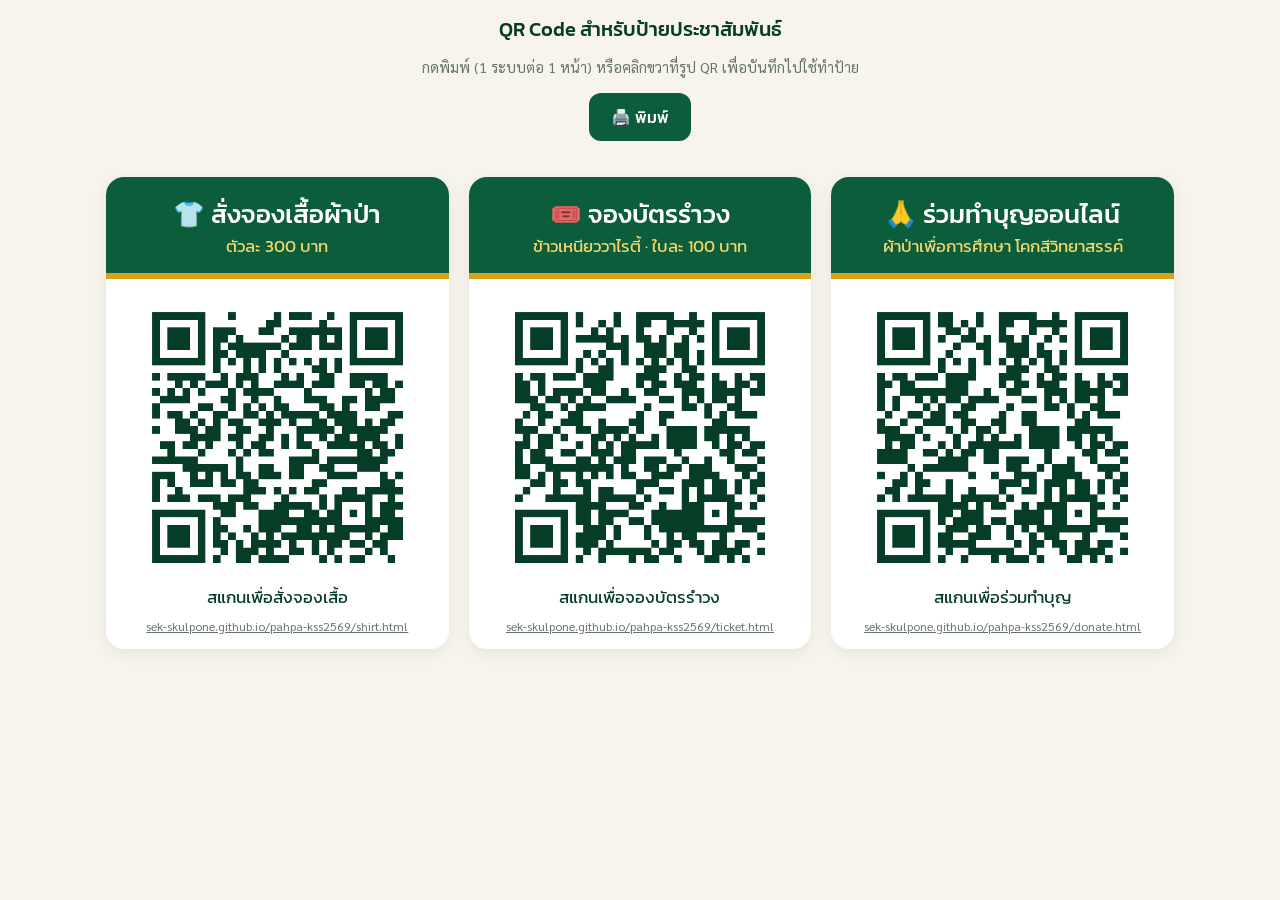
<file: posters.html>
<!doctype html>
<html lang="th">
<head>
  <meta charset="utf-8">
  <meta name="viewport" content="width=device-width, initial-scale=1">
  <title>QR Code ป้ายประชาสัมพันธ์</title>
  <meta name="robots" content="noindex">
  <link rel="preconnect" href="https://fonts.googleapis.com">
  <link href="https://fonts.googleapis.com/css2?family=Kanit:wght@400;500&family=Sarabun:wght@400;600&display=swap" rel="stylesheet">
  <link rel="stylesheet" href="assets/css/style.css?v=25">
  <style>
    body { padding: 0; }
    .wrap { display: grid; gap: 20px; grid-template-columns: repeat(auto-fit, minmax(260px, 1fr)); padding: 20px 16px; max-width: 1100px; margin: 0 auto; }
    .poster { background: #fff; border-radius: 18px; overflow: hidden; box-shadow: var(--shadow); text-align: center; break-inside: avoid; }
    .poster .head { background: var(--green); color: #fff; padding: 18px 10px 14px; border-bottom: 6px solid var(--gold); }
    .poster .t { font: 500 1.6rem Kanit; }
    .poster .s { color: #f6d76b; font-family: Kanit; }
    .poster img { width: 82%; margin: 18px auto 6px; }
    .poster .f { font-family: Kanit; color: var(--green-dark); padding-bottom: 6px; }
    .poster a { font-size: .75rem; color: var(--muted); display: block; padding-bottom: 14px; word-break: break-all; }
    .tools { text-align: center; padding: 16px; }
    @media print { .tools { display: none; } body { background: #fff; } .poster { box-shadow: none; border: 1px solid #ccc; page-break-after: always; } .wrap { display: block; } .poster { max-width: 520px; margin: 0 auto 20px; } }
  </style>
</head>
<body>
  <div class="tools">
    <h2>QR Code สำหรับป้ายประชาสัมพันธ์</h2>
    <p class="hint">กดพิมพ์ (1 ระบบต่อ 1 หน้า) หรือคลิกขวาที่รูป QR เพื่อบันทึกไปใช้ทำป้าย</p>
    <button class="btn btn-primary" onclick="print()">🖨️ พิมพ์</button>
  </div>
  <div class="wrap">
    <div class="poster">
      <div class="head"><div class="t">👕 สั่งจองเสื้อผ้าป่า</div><div class="s">ตัวละ 300 บาท</div></div>
      <img src="poster-qr/qr-shirt.png" alt="QR สั่งจองเสื้อ">
      <div class="f">สแกนเพื่อสั่งจองเสื้อ</div>
      <a href="shirt.html">sek-skulpone.github.io/pahpa-kss2569/shirt.html</a>
    </div>
    <div class="poster">
      <div class="head"><div class="t">🎟️ จองบัตรรำวง</div><div class="s">ข้าวเหนียววาไรตี้ · ใบละ 100 บาท</div></div>
      <img src="poster-qr/qr-ticket.png" alt="QR จองบัตรรำวง">
      <div class="f">สแกนเพื่อจองบัตรรำวง</div>
      <a href="ticket.html">sek-skulpone.github.io/pahpa-kss2569/ticket.html</a>
    </div>
    <div class="poster">
      <div class="head"><div class="t">🙏 ร่วมทำบุญออนไลน์</div><div class="s">ผ้าป่าเพื่อการศึกษา โคกสีวิทยาสรรค์</div></div>
      <img src="poster-qr/qr-donate.png" alt="QR ร่วมทำบุญ">
      <div class="f">สแกนเพื่อร่วมทำบุญ</div>
      <a href="donate.html">sek-skulpone.github.io/pahpa-kss2569/donate.html</a>
    </div>
  </div>
</body>
</html>
</file>
<file: assets/css/style.css>
:root {
  --green: #0b5d3b;
  --green-dark: #063d27;
  --green-soft: #e6f2ec;
  --gold: #d9a21b;
  --gold-soft: #fff4d6;
  --bg: #f7f4ec;
  --card: #ffffff;
  --text: #1f2a24;
  --muted: #66736b;
  --line: #e2ddd0;
  --danger: #c0392b;
  --warn: #b7791f;
  --ok: #1e8449;
  --radius: 16px;
  --shadow: 0 4px 18px rgba(11, 61, 39, .08);
}

* { box-sizing: border-box; }
html { -webkit-text-size-adjust: 100%; }
body {
  margin: 0;
  font-family: "Sarabun", system-ui, sans-serif;
  font-size: 17px;
  line-height: 1.55;
  color: var(--text);
  background: var(--bg);
  padding-bottom: 96px;
}
h1, h2, h3, .brand { font-family: "Kanit", "Sarabun", sans-serif; font-weight: 500; line-height: 1.3; }
h2 { font-size: 1.25rem; margin: 0 0 .75rem; color: var(--green-dark); }
h3 { font-size: 1.05rem; margin: 1rem 0 .5rem; }
img { max-width: 100%; display: block; }
a { color: var(--green); }
code { background: #0001; padding: 0 4px; border-radius: 4px; }

.container { max-width: 760px; margin: 0 auto; padding: 0 16px; }
.wide { max-width: 1200px; }

/* header */
.topbar {
  background: linear-gradient(135deg, var(--green-dark), var(--green));
  color: #fff;
  position: sticky; top: 0; z-index: 20;
  box-shadow: 0 2px 10px #0003;
}
.topbar .container { display: flex; align-items: center; gap: 12px; min-height: 56px; }
.topbar a { color: #fff; text-decoration: none; }
.topbar .back { font-size: 1.4rem; padding: 4px 8px 4px 0; }
.topbar .brand { font-size: 1.1rem; flex: 1; }
.topbar .brand small { display: block; font-size: .75rem; opacity: .85; font-family: "Sarabun"; }

.hero {
  background: radial-gradient(circle at 80% 0%, #1c7a51 0, var(--green) 40%, var(--green-dark) 100%);
  color: #fff;
  padding: 28px 0 56px;
  text-align: center;
  position: relative;
}
.hero::after {
  content: ""; position: absolute; left: 0; right: 0; bottom: 0; height: 6px;
  background: linear-gradient(90deg, var(--gold), #f6d76b, var(--gold));
}
.hero .kicker { color: #f6d76b; font-family: "Kanit"; letter-spacing: .5px; }
.hero h1 { font-size: 2rem; margin: .2rem 0; }
.hero .sub { font-size: 1.05rem; opacity: .95; }
.hero .date {
  display: inline-block; margin-top: 14px; padding: 6px 16px; border-radius: 999px;
  background: var(--gold); color: var(--green-dark); font-family: "Kanit"; font-weight: 500;
}
.hero .purpose { margin-top: 10px; font-size: .95rem; opacity: .9; }

/* cards */
.card {
  background: var(--card);
  border-radius: var(--radius);
  box-shadow: var(--shadow);
  padding: 18px;
  margin: 16px 0;
}
.menu { display: grid; gap: 14px; margin-top: -36px; position: relative; }
.menu-item {
  display: flex; align-items: center; gap: 14px;
  background: var(--card); border-radius: var(--radius); box-shadow: var(--shadow);
  padding: 16px; text-decoration: none; color: inherit;
  border-left: 6px solid var(--gold);
  transition: transform .15s;
}
.menu-item:active { transform: scale(.98); }
.menu-item .icon {
  font-size: 2rem; width: 56px; height: 56px; flex: none;
  display: grid; place-items: center; border-radius: 14px; background: var(--green-soft);
}
.menu-item .t { font-family: "Kanit"; font-size: 1.15rem; color: var(--green-dark); }
.menu-item .d { color: var(--muted); font-size: .92rem; }
.menu-item .arrow { margin-left: auto; color: var(--gold); font-size: 1.5rem; }
.menu-item.closed { opacity: .5; pointer-events: none; }
@media (min-width: 700px) {
  .menu { grid-template-columns: repeat(3, 1fr); }
  .menu-item { flex-direction: column; text-align: center; border-left: 0; border-top: 6px solid var(--gold); }
  .menu-item .arrow { display: none; }
}

.gallery { display: grid; gap: 12px; grid-template-columns: 1fr 1fr; }
.gallery img { border-radius: 12px; width: 100%; }
.zoomable { cursor: zoom-in; }

.contacts { list-style: none; padding: 0; margin: 0; }
.contacts li { padding: 10px 0; border-bottom: 1px dashed var(--line); }
.contacts li:last-child { border-bottom: 0; }
.contacts .role { color: var(--muted); font-size: .9rem; }

/* forms */
label { display: block; font-weight: 600; margin: 12px 0 6px; }
label .opt { font-weight: 400; color: var(--muted); font-size: .88rem; }
input[type=text], input[type=tel], input[type=number], input[type=email], input[type=password], select, textarea {
  width: 100%; font: inherit; padding: 12px 14px;
  border: 1.5px solid var(--line); border-radius: 12px; background: #fff; color: var(--text);
}
input:focus, select:focus, textarea:focus { outline: none; border-color: var(--green); box-shadow: 0 0 0 3px #0b5d3b22; }
textarea { min-height: 90px; resize: vertical; }
.row { display: grid; gap: 0 12px; grid-template-columns: 1fr 1fr; }
.row-3 { display: grid; gap: 0 12px; grid-template-columns: 110px 1fr 1fr; }
@media (max-width: 520px) { .row-3 { grid-template-columns: 1fr 1fr; } .row-3 > :first-child { grid-column: 1 / -1; } }

.choice { display: grid; gap: 10px; }
.choice label {
  margin: 0; font-weight: 500; display: flex; gap: 10px; align-items: center;
  padding: 14px; border: 1.5px solid var(--line); border-radius: 12px; cursor: pointer; background: #fff;
}
.choice input { width: 20px; height: 20px; accent-color: var(--green); }
.choice label:has(input:checked) { border-color: var(--green); background: var(--green-soft); }
.choice small { color: var(--muted); display: block; font-weight: 400; }

.step-num {
  display: inline-grid; place-items: center; width: 28px; height: 28px; border-radius: 50%;
  background: var(--green); color: #fff; font-size: .9rem; margin-right: 6px; font-family: "Kanit";
}

/* size grid */
.size-grid { display: grid; gap: 10px; grid-template-columns: repeat(auto-fill, minmax(150px, 1fr)); }
.size-cell {
  border: 1.5px solid var(--line); border-radius: 12px; padding: 10px; text-align: center; background: #fff;
}
.size-cell.has { border-color: var(--green); background: var(--green-soft); }
.size-cell .sz { font-family: "Kanit"; font-size: 1.3rem; color: var(--green-dark); }
.size-cell .meas { font-size: .8rem; color: var(--muted); }
.stepper { display: flex; align-items: center; justify-content: center; gap: 6px; margin-top: 6px; }
.stepper button {
  width: 38px; height: 38px; border-radius: 10px; border: 0; font-size: 1.3rem;
  background: var(--green); color: #fff; cursor: pointer; touch-action: manipulation;
}
.stepper button.minus { background: #d9e5de; color: var(--green-dark); }
.stepper input { width: 52px; text-align: center; padding: 6px; border-radius: 10px; }
.size-group-title { font-family: "Kanit"; color: var(--muted); margin: 14px 0 8px; font-size: .95rem; }

/* qr / pay */
.qr-box { text-align: center; }
.qr-img { max-width: 320px; margin: 0 auto 12px; border-radius: 12px; box-shadow: var(--shadow); }
.pay-amount { font-size: 1.15rem; margin-bottom: 10px; }
.pay-amount strong { font-size: 1.8rem; color: var(--green); font-family: "Kanit"; }
.hint { color: var(--muted); font-size: .9rem; }

.upload {
  border: 2px dashed var(--line); border-radius: 14px; padding: 16px; text-align: center; background: #fffdf7;
  position: relative;
}
.upload input[type=file] { position: absolute; inset: 0; opacity: 0; cursor: pointer; }
.upload .ph { color: var(--muted); }
.upload .preview img { max-height: 280px; margin: 10px auto 0; border-radius: 10px; }
.slip-status { font-size: .9rem; margin-top: 6px; }
.slip-status.ok { color: var(--ok); }
.slip-status.bad { color: var(--danger); }

/* summary & sticky bar */
.summary { width: 100%; border-collapse: collapse; }
.summary td { padding: 6px 0; border-bottom: 1px dashed var(--line); }
.summary td:last-child { text-align: right; white-space: nowrap; }
.summary tr.total td { font-weight: 700; font-size: 1.1rem; color: var(--green-dark); border-bottom: 0; }

.bottom-bar {
  position: fixed; left: 0; right: 0; bottom: 0; z-index: 30;
  background: #fff; box-shadow: 0 -4px 16px #0002;
  padding: 10px 16px calc(10px + env(safe-area-inset-bottom));
}
.bottom-bar .container { display: flex; align-items: center; gap: 12px; padding: 0; }
.bottom-bar .sum { flex: 1; }
.bottom-bar .sum small { color: var(--muted); display: block; font-size: .8rem; }
.bottom-bar .sum strong { font-size: 1.5rem; font-family: "Kanit"; color: var(--green); }

.btn {
  display: inline-flex; align-items: center; justify-content: center; gap: 6px;
  font: 500 1rem "Kanit", sans-serif; padding: 12px 22px; border-radius: 12px; border: 0;
  cursor: pointer; text-decoration: none; touch-action: manipulation;
}
.btn-primary { background: var(--green); color: #fff; }
.btn-primary:disabled { background: #9db5a8; cursor: not-allowed; }
.btn-gold { background: var(--gold); color: var(--green-dark); }
.btn-outline { background: #fff; color: var(--green); border: 1.5px solid var(--green); }
.btn-danger { background: #fff; color: var(--danger); border: 1.5px solid var(--danger); }
.btn-sm { padding: 8px 14px; font-size: .9rem; }
.btn-block { width: 100%; }

.alert { padding: 12px 14px; border-radius: 12px; margin: 12px 0; font-size: .95rem; }
.alert-info { background: var(--gold-soft); color: #6b4e00; }
.alert-err { background: #fdecea; color: var(--danger); }

.success { text-align: center; }
.success-icon { font-size: 3.5rem; }
.code-box {
  margin: 14px auto; padding: 12px; border-radius: 12px; background: var(--green-soft);
  max-width: 280px; font-size: .9rem;
}
.code-box strong { font-size: 1.6rem; font-family: "Kanit"; color: var(--green-dark); letter-spacing: 1px; }

.setup-banner { background: #fff3cd; color: #7a5a00; padding: 10px 16px; font-size: .9rem; text-align: center; }

.toast {
  position: fixed; left: 50%; bottom: 110px; transform: translate(-50%, 20px);
  background: #222; color: #fff; padding: 12px 18px; border-radius: 12px; z-index: 100;
  opacity: 0; pointer-events: none; transition: .25s; max-width: 90vw; text-align: center;
}
.toast.show { opacity: 1; transform: translate(-50%, 0); }
.toast.err { background: var(--danger); }
.toast.ok { background: var(--ok); }

.lightbox {
  position: fixed; inset: 0; background: #000d; z-index: 200; display: grid; place-items: center; padding: 16px;
}
.lightbox img { max-height: 92vh; border-radius: 8px; }

footer { text-align: center; color: var(--muted); font-size: .85rem; padding: 24px 16px; }

/* donors wall */
.donor-list { list-style: none; padding: 0; margin: 0; display: grid; gap: 10px; }
.donor-list li {
  display: flex; justify-content: space-between; gap: 12px; padding: 12px 14px; background: #fff;
  border-radius: 12px; border-left: 4px solid var(--gold);
}
.donor-list .n { font-weight: 600; }
.donor-list .p { color: var(--muted); font-size: .85rem; }
.donor-list .a { font-family: "Kanit"; color: var(--green); white-space: nowrap; }

.spinner {
  width: 22px; height: 22px; border: 3px solid #fff6; border-top-color: #fff; border-radius: 50%;
  animation: spin .8s linear infinite; display: inline-block;
}
@keyframes spin { to { transform: rotate(360deg); } }
[hidden] { display: none !important; }

/* pay via bank app */
.btn-lg { padding: 16px 22px; font-size: 1.15rem; }
.or-line { display: flex; align-items: center; gap: 10px; color: var(--muted); font-size: .9rem; margin: 6px 0 12px; }
.or-line::before, .or-line::after { content: ""; flex: 1; border-top: 1px solid var(--line); }
.pay-sheet {
  position: fixed; inset: 0; z-index: 150; background: #0009;
  display: flex; align-items: flex-end; justify-content: center;
}
@media (min-width: 700px) { .pay-sheet { align-items: center; } .pay-panel { border-radius: 20px !important; } }
.pay-panel {
  background: var(--bg); width: 100%; max-width: 520px; max-height: 92vh; overflow-y: auto; position: relative;
  border-radius: 20px 20px 0 0; padding: 20px 18px calc(20px + env(safe-area-inset-bottom));
  animation: up .2s ease-out;
}
@keyframes up { from { transform: translateY(40px); opacity: 0; } }
.pay-close { position: absolute; right: 12px; top: 8px; background: none; border: 0; font-size: 2rem; cursor: pointer; color: var(--muted); }
.pay-steps { display: grid; gap: 10px; margin-bottom: 16px; }
.pay-step { display: flex; gap: 10px; align-items: flex-start; font-size: .95rem; }
.pay-step b {
  flex: none; width: 26px; height: 26px; border-radius: 50%; background: var(--green); color: #fff;
  display: grid; place-items: center; font: 500 .85rem Kanit;
}
.pay-amt { font: 500 1.3rem Kanit; color: var(--green); }
.spinner.dark { border-color: #0b5d3b33; border-top-color: var(--green); width: 40px; height: 40px; }
.contact-card { font-size: .95rem; text-align: center; }
.contact-card a { font-weight: 600; margin-left: 4px; }
.card.flash { animation: flash 2.4s ease; }
/* หลอดยอดบริจาคเทียบเป้าหมาย */
.goal { text-align: center; }
.goal .goal-head { font-family: "Kanit", sans-serif; color: var(--green-dark); font-size: 1.05rem; }
.goal .goal-raised { font-family: "Kanit", sans-serif; font-size: 1.9rem; font-weight: 600; color: var(--green); line-height: 1.2; }
.goal .goal-track { position: relative; height: 22px; margin: 10px 0 6px; border-radius: 999px; background: var(--green-soft); overflow: hidden; }
.goal .goal-fill { height: 100%; border-radius: 999px; background: linear-gradient(90deg, var(--gold), #f0c24b); transition: width 1s ease; }
.goal .goal-pct { position: absolute; inset: 0; display: grid; place-items: center; font-size: .85rem; font-weight: 700; color: var(--green-dark); }
.goal .goal-foot { display: flex; justify-content: space-between; gap: 8px; font-size: .9rem; color: var(--muted); }
@keyframes flash { 0%, 60% { box-shadow: 0 0 0 3px var(--gold, #d4a017), var(--shadow); } }
</file>
